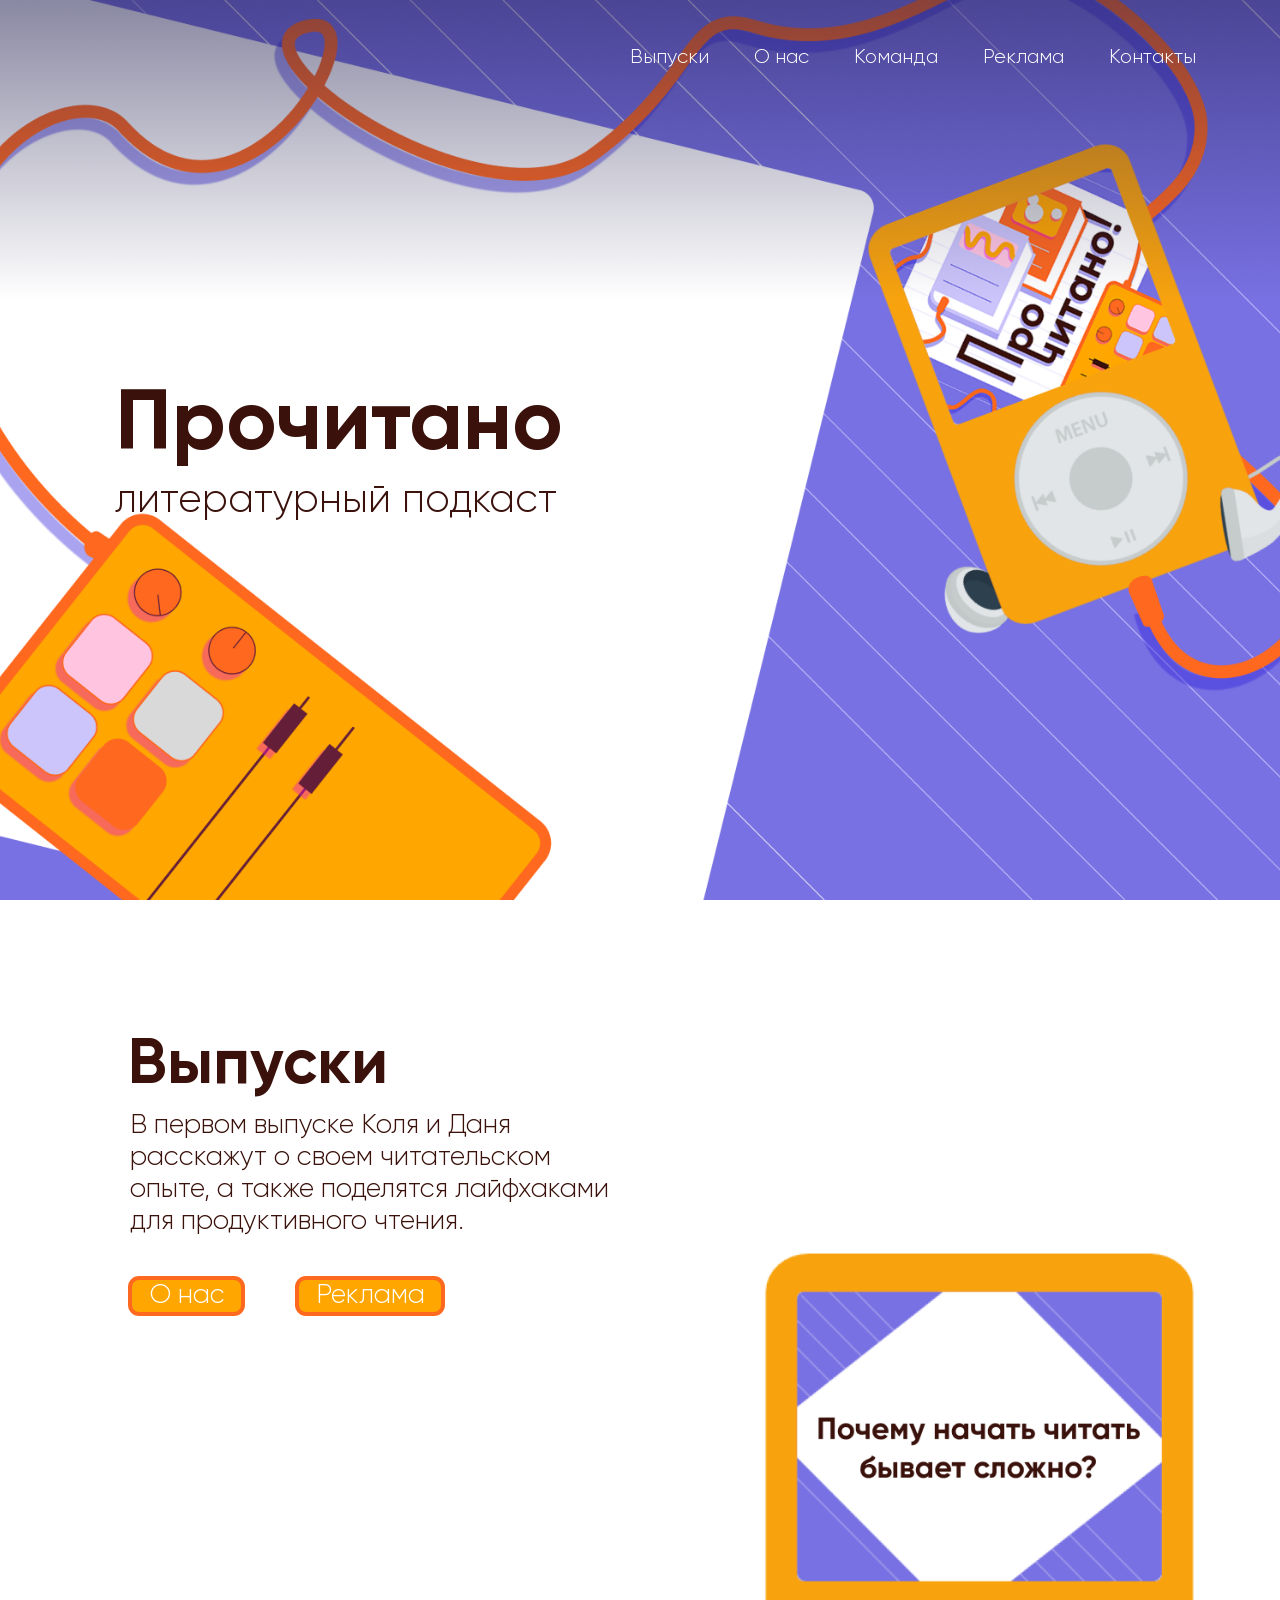
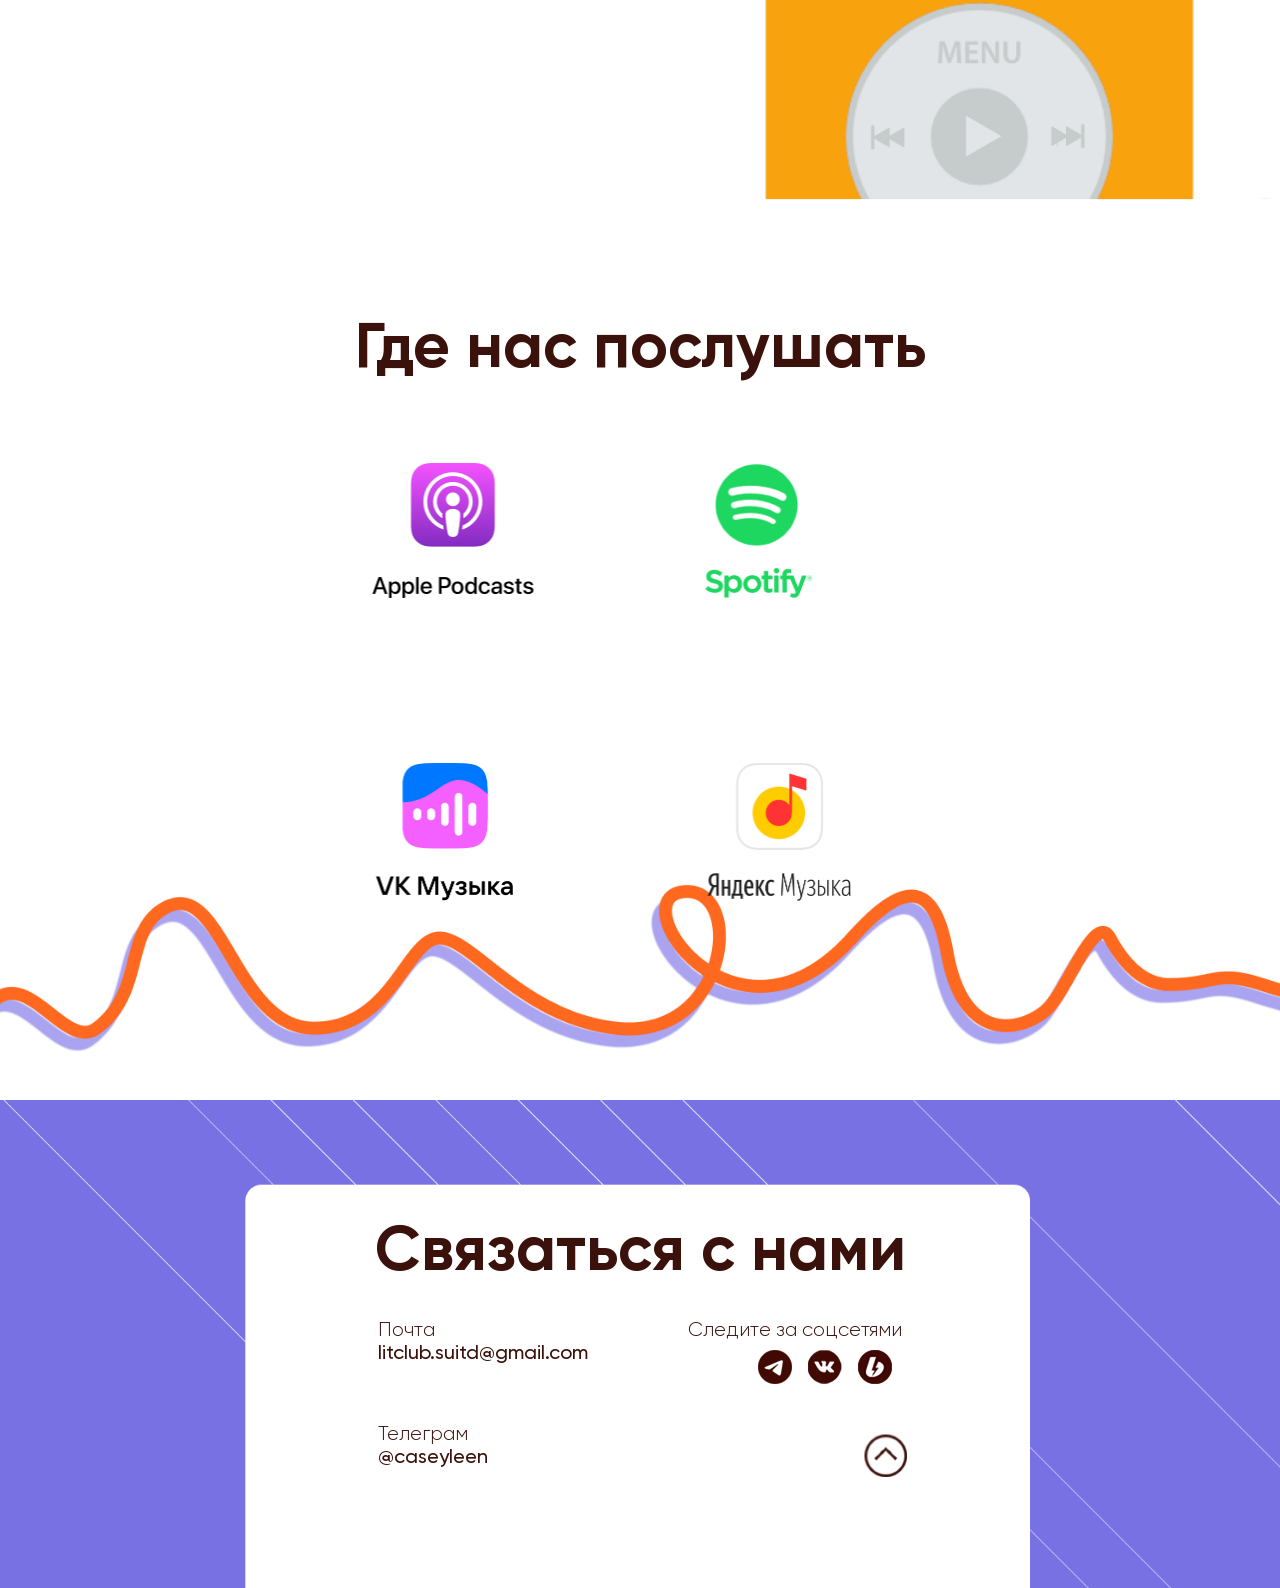
<file: index.html>
<!DOCTYPE html>
<html lang="ru">
<head>
    <meta charset="UTF-8">
    <link rel="stylesheet" href="main.css">
    <link rel="stylesheet" href="episodes.css">
    <link rel="stylesheet" href="listen.css">
    <link rel="stylesheet" href="contacts.css">
    <title>Главная</title>
    <link rel="icon" type="image/png" href="img/icon_book.png"/>
</head>

<body>
    <div class="header">
        <nav class="nav">
            <a class="nav_link" href="#episodes">Выпуски</a>
            <a class="nav_link" href="about.html#about">О нас</a>
            <a class="nav_link" href="about.html#team">Команда</a>
            <a class="nav_link" href="form.html#piar">Реклама</a>
            <a class="nav_link" href="#contacts">Контакты</a>
        </nav>
    </div>

    <section id="main" class="intro">
        <div class="container">
            <div class="text1">
                <h1 class="intro_title">Прочитано</h1>
                <h2 class="intro_sub">литературный подкаст</h2>
            </div>
        </section>

    <section id="episodes" class="episodes">
        <div class="container">
            <div class="text2">
                <h1 class="episode_title">Выпуски</h1>
                <p class="episode_sub">В первом выпуске Коля
                    и Даня расскажут о своем читательском опыте, а также поделятся лайфхаками
                    для продуктивного чтения.</p>
            </div>
            <div class="cell">
                <div class="botton_ep1">
                    <div class="botton1" onclick="location.href='about.html#about'">
                        <p>О нас</p>
                    </div>
                </div>
                <div class="botton_ep2">
                    <div class="botton1" onclick="location.href='form.html#piar'">
                        <p>Реклама</p>
                    </div>
                </div>
            </div>
        </div>
    </section>

    <section class="listen">
        <div class="container">
            <div class="text3">
                <h1 class="listen_title">Где нас послушать</h1>
            </div>
            <div class="listen_platforms">
                <div class="platforms">
                    <div class="pltcell"><div class="plt" onclick="window.open('https://podcasts.apple.com/us/podcast/прочитано/id1665741397')">
                        <img src="img/apple.png">
                    </div>
                    <div class="plt" onclick="window.open('https://open.spotify.com/show/0wlPPMnpsNgOB7OHE6zT6f')">
                        <img src="img/spotify.png">
                    </div></div>
                    <div class="pltcell"><div class="plt" onclick="window.open('https://vk.com/podcasts-212424997')">
                        <img src="img/vk.png">
                    </div>
                    <div class="plt" onclick="window.open('https://music.yandex.ru/album/24674645')">
                        <img src="img/yandex.png">
                    </div></div>
                    
                </div>
            </div>
        </div>
    </section>

    <section id="contacts" class="contacts">
        <div class="container">
            <div class="text4">
                <h1 class="contacts_title">Связаться с нами</h1>
            </div>
            <div class="contacts_text">
                <div class="contacts_main">
                    <div class="contacts_mail">
                        <p class="contacts_sup">Почта</p>
                        <h3 class="contacts_sub">litclub.suitd@gmail.com</h3>
                    </div>
                    <div class="contacts_sm">
                        <p class="contacts_sup">Следите за соцсетями</p>
                        <div class="contacts_social">
                            <div class="links">
                                <div class="btn" onclick="window.open('https://t.me/+bbXNbvJ90yo5MGQy')">
                                    <img src="img/tg.png">
                                </div>
                                <div class="btn" onclick="window.open('https://vk.com/litclubthebestclub')">
                                    <img src="img/vkk.png">
                                </div>
                                <div class="btn" onclick="window.open('https://boosty.to/litclub')">
                                    <img src="img/boo.png">
                                </div>
                            </div>
                        </div>
                    </div>
                </div>
                <div class="contacts_sec">
                    <div class="contacts_tg">
                        <p class="contacts_sup">Телеграм</p>
                        <h3 class="contacts_sub">@caseyleen</h3>
                    </div>
                    <div class="contacts_tg">
                        <div class="btn2" onclick="location.href='#main'">
                            <img src="img/up.png">
                        </div>
                    </div>
                </div>
            </div>
        </div>
    </section>

</body>
</html>
</file>
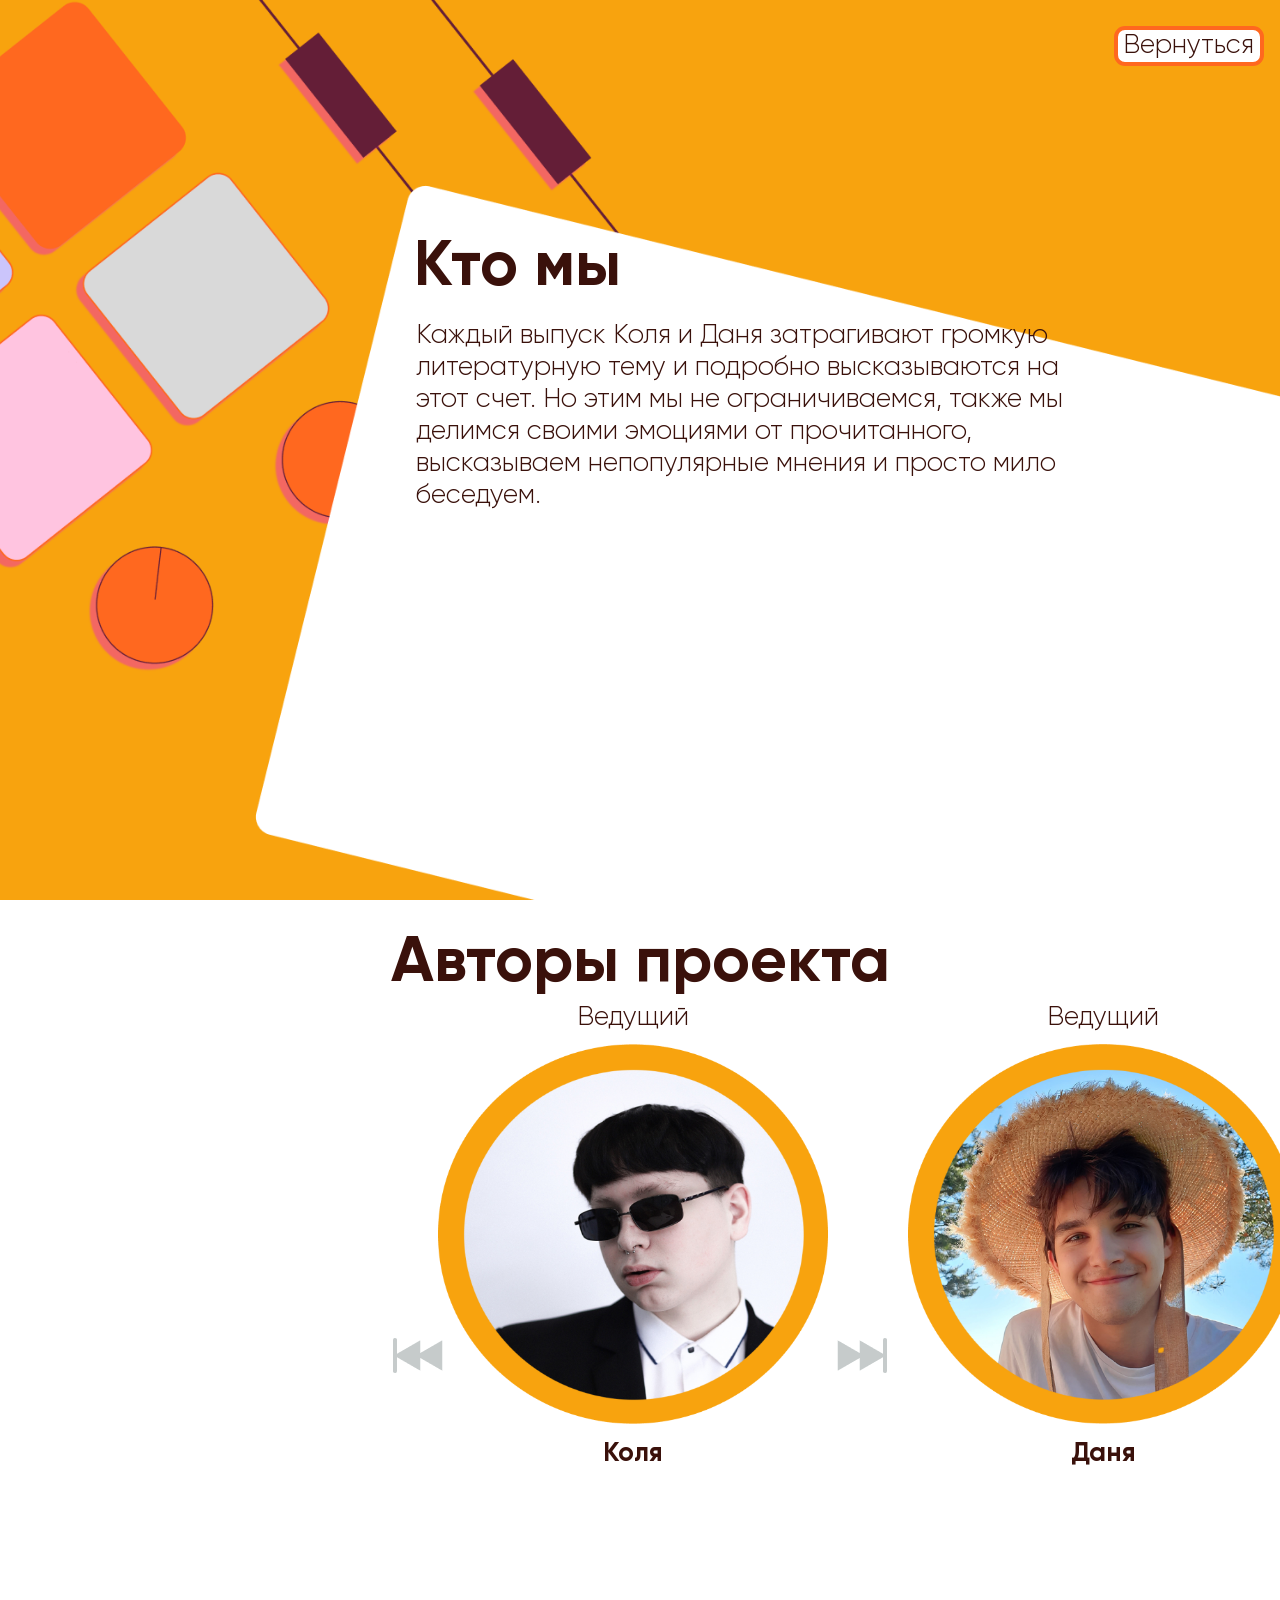
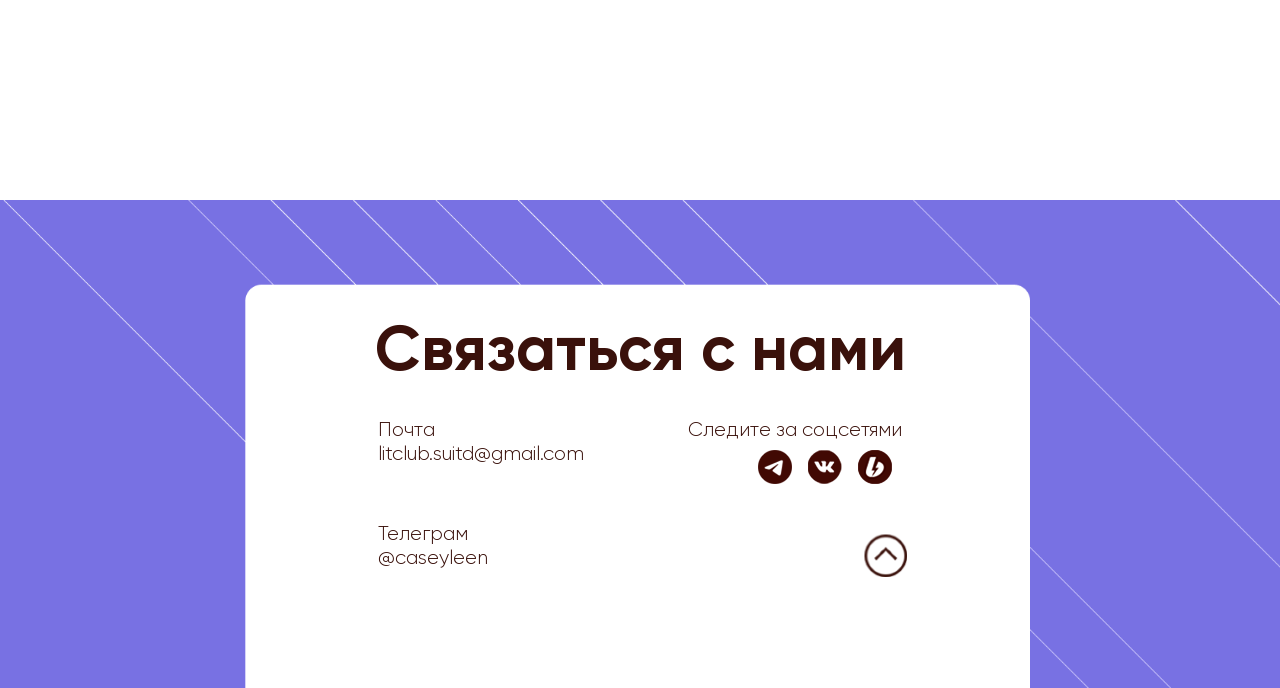
<file: about.html>
<!DOCTYPE html>
<html lang="en">
<head>
    <meta charset="UTF-8">
    <link rel="stylesheet" href="about_main.css">
    <link rel="stylesheet" href="contacts.css">
    <title>О нас</title>
    <link rel="icon" type="image/png" href="img/icon_book.png"/>
</head>
<body>
    <section id="about" class="intro">
        <div class="container1">
            <div class="botton_back">
                <div class="botton1" onclick="location.href='index.html#main'">
                    <p>Вернуться</p>
                </div>
            </div>
            <div class="text1">
                <h1 class="intro_title">Кто мы</h1>
                <p class="intro_sub">Каждый выпуск Коля и Даня затрагивают громкую литературную тему и подробно высказываются на этот счет.
                    Но этим мы не ограничиваемся, также мы делимся своими эмоциями от прочитанного, высказываем непопулярные мнения и просто мило беседуем.</p>
            </div>
    </section>

    <section id="team" class="team">
        <div class="container2">
            <div class="text2">
                <h1 class="team_title">Авторы проекта</h1>
                <div class="members">
                    <div class="pLine pLineJS">
                        <div class="mem">
                            <h2 class="title_mem">Ведущий</h2>
                            <img src="img/kol.png">
                            <h1 class="title_mem">Коля</h1>
                        </div>
                        <div class="mem">
                            <h2 class="title_mem">Ведущий</h2>
                            <img src="img/dan.png">
                            <h1 class="title_mem">Даня</h1>
                        </div>
                        <div class="mem">
                            <h2 class="title_mem">Продюсер</h2>
                            <img src="img/kat.png">
                            <h1 class="title_mem">Катя</h1>
                        </div>
                        <div class="mem">
                            <h2 class="title_mem">Монтажёр</h2>
                            <img src="img/ser.png">
                            <h1 class="title_mem">Серёжа</h1>
                        </div>
                        <div class="mem">
                            <h2 class="title_mem">Дизайнер</h2>
                            <img src="img/ar.png">
                            <h1 class="title_mem">Арина</h1>
                        </div>
                    </div>
                </div>
                <button class="bRight bRightJS"><img src="img/prev.png"></button>
                <button class="bLeft bLeftJS"><img src="img/next.png"></button>
                <script src="about.js"></script>
            </div>
        </div>
    </section>

    <section id="contacts" class="contacts">
        <div class="container">
            <div class="text4">
                <h1 class="contacts_title">Связаться с нами</h1>
            </div>
            <div class="contacts_text">
                <div class="contacts_main">
                    <div class="contacts_mail">
                        <p class="contacts_sup">Почта</p>
                        <h2 class="contacts_sub">litclub.suitd@gmail.com</h2>
                    </div>
                    <div class="contacts_sm">
                        <p class="contacts_sup">Следите за соцсетями</p>
                        <div class="contacts_social">
                            <div class="links">
                                <div class="btn" onclick="window.open('https://t.me/+bbXNbvJ90yo5MGQy')">
                                    <img src="img/tg.png">
                                </div>
                                <div class="btn" onclick="window.open('https://vk.com/litclubthebestclub')">
                                    <img src="img/vkk.png">
                                </div>
                                <div class="btn" onclick="window.open('https://boosty.to/litclub')">
                                    <img src="img/boo.png">
                                </div>
                            </div>
                        </div>
                    </div>
                </div>
                <div class="contacts_sec">
                    <div class="contacts_tg">
                        <p class="contacts_sup">Телеграм</p>
                        <h2 class="contacts_sub">@caseyleen</h2>
                    </div>
                    <div class="contacts_tg">
                        <div class="btn2" onclick="location.href='#about'">
                            <img src="img/up.png">
                        </div>
                    </div>
                </div>
            </div>
        </div>
    </section>
</body>
</html>
</file>
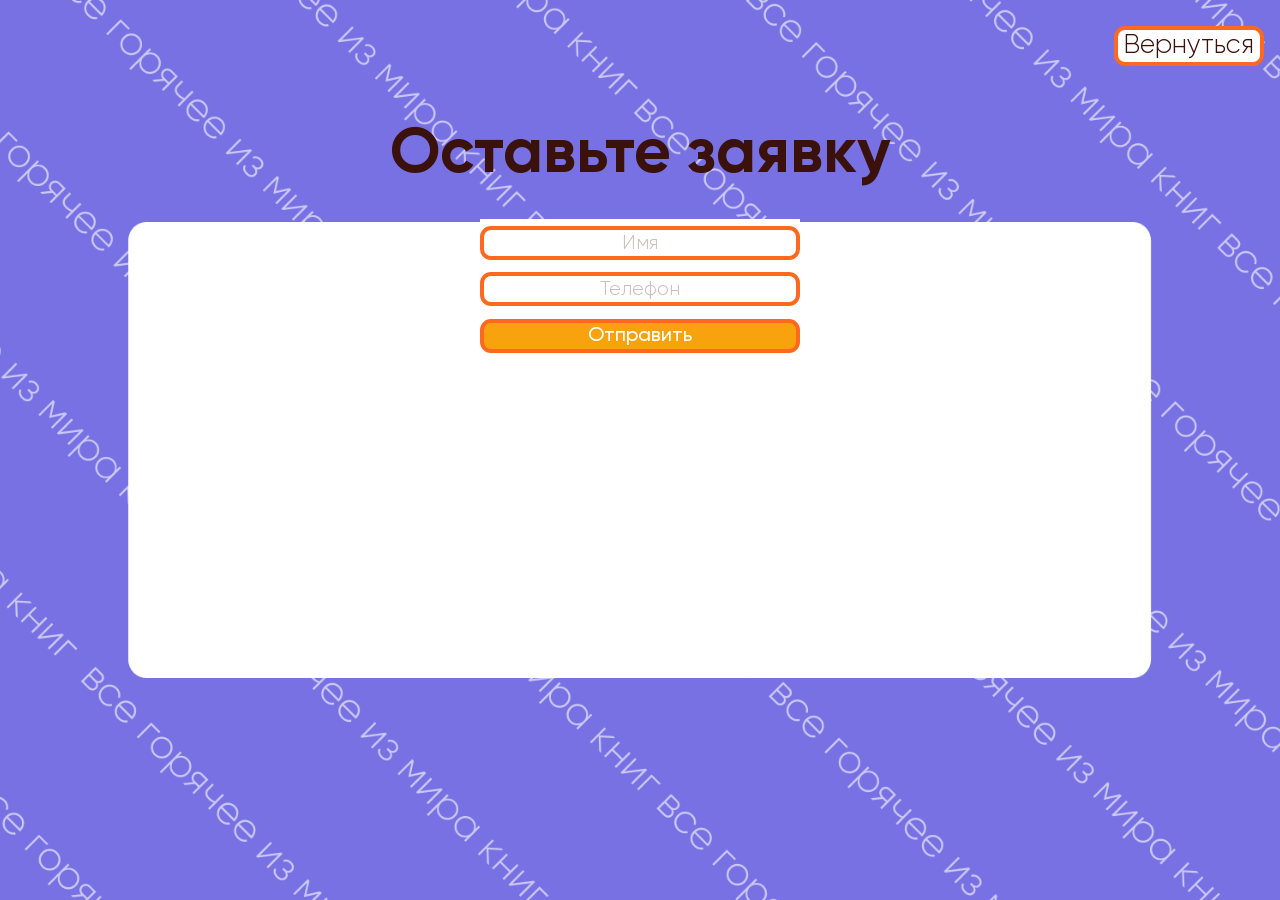
<file: form.html>
<!DOCTYPE html>
<html lang="en">
<head>
    <meta charset="UTF-8">
    <link rel="stylesheet" href="form_style.css">
    <title>Заявка</title>
    <link rel="icon" type="image/png" href="img/icon_book.png"/>
</head>
<body>
    <section id="piar" class="intro">
        <div class="container1">
            <div class="botton_back">
                <div class="botton1" onclick="location.href='index.html#main'">
                    <p>Вернуться</p>
                </div>
            </div>
            <div class="text1">
                <h1 class="intro_title">Оставьте заявку</h1>
                <form action="" method="get">
                    <input type="text" placeholder="Имя"></input>
                    <input type="phone" placeholder="Телефон"></input>
                    <button type="submit" onclick="alert('Спасибо, ваша заявка отправлена')">Отправить</button>
                </form>
            </div>
        </div>

    </section>
</body>
</html>
</file>
<file: main.css>
body{
    margin: 0;
    font-size: 15px;
    line-height: 1.2;
    color: #3A110B;
}

@font-face {
    font-family: 'Gilroy';

    font-weight: 300;
    font-style: normal;
    src: local('Gilroy Light'), local('Gilroy-Light'),
    url('fonts/Gilroy-Light.woff2') format('woff2'),
    url('fonts/Gilroy-Light.woff') format('woff'),
    url('fonts/Gilroy-Light.ttf') format('truetype');
}
@font-face {
    font-family: 'Gilroy';
    font-weight: 500;
    font-style: normal;
    src: local('Gilroy Medium'), local('Gilroy-Medium'),
    url('fonts/Gilroy-Medium.woff2') format('woff2'),
    url('fonts/Gilroy-Medium.woff') format('woff'),
    url('fonts/Gilroy-Medium.ttf') format('truetype');
}
@font-face {
    font-family: 'Gilroy';

    font-weight: 700;
    font-style: normal;
    src: local('Gilroy Bold'), local('Gilroy-Bold'),
    url('fonts/Gilroy-Bold.woff2') format('woff2'),
    url('fonts/Gilroy-Bold.woff') format('woff'),
    url('fonts/Gilroy-Bold.ttf') format('truetype');

}

*,
*:before,
*:after {
    box-sizing: border-box;
}

h1,h2{
    margin: 0;
}

h1{
    font-family: 'Gilroy';
    font-weight: 700;
}
h2, p{
    font-family: 'Gilroy';
    font-weight: 300;
}

h3{
    font-family: 'Gilroy';
    font-weight: 500;
}
.intro{
    display: flex;
    flex-direction: column;
    justify-content: center;
    width: 100%;
    height: 100vh;

    background: url("img/main_back.png") top no-repeat;
    background-size: cover;
}
.container{
    width: 100%;
    margin: 0 auto;
}

.header{
    width: 100%;
    position: absolute;
    top: 5%;
    right: 5%;
    display: flex;
    justify-content: flex-end;
}

.nav{
    font-family: 'Gilroy';
    font-weight: 300;
    font-size: 20px;
}

.nav_link{
    display: inline-block;
    vertical-align: top;
    margin: 0 20px;

    color: #FFFFFF;
    text-decoration: none;

    transition: all 0.5s ease 0s;
}

.nav_link:hover{
    color: #3A110B;
}

.text1{
    width: 100%;
    max-width: 682px;
    margin-left: 9%;
}
.intro_title{
    font-size: 64pt;
}

.intro_sub{
    font-size: 30pt;
}
</file>
<file: episodes.css>
body{
    margin: 0;
    font-size: 15px;
    line-height: 1.2;
    color: #3A110B;
}

*,
*:before,
*:after {
    box-sizing: border-box;
}

h1,h2,p{
    margin: 0;
}

.episodes{
    display: flex;
    flex-direction: column;
    justify-content: top;
    width: 100%;
    height: 100vh;

    background: url("img/episodes.png") bottom no-repeat;
    background-size: cover;
}


.text2{
    width: 100%;
    max-width: 500px;
    margin-left: 10%;
    margin-top: 10%;
}
.episode_title{
    font-size: 48pt;
    margin-bottom: 1%;
}

.episode_sub{
    margin-left: 2px;
    font-size: 20pt;
}

.cell{
    width: 100%;
    margin-left: 10%;
    max-width: 500px;
    margin-top: 3%;
    display: flex;
    justify-content: flex-start;
}

.botton_ep1{
    width: 100%;
    max-width: 117px;
    margin-right: 10%;
    text-align: center;
}

.botton_ep2{
    width: 100%;
    max-width: 150px;
    margin-right: 10%;
    text-align: center;
}
.botton1{
    transition: all 0.5s ease 0s;
    background-color: #FFA600;
    cursor: pointer;

    border: 4px solid #ff681f;
    border-radius: 11px;
}

.botton1 p{
    font-size: 20pt;
    text-align: center;
    color: #FFF;
    user-select: none;
}

.botton1:hover{
    background-color: #fff;
}

.botton1 p:hover{
    color: #3A110B;
}
</file>
<file: listen.css>
body{
    margin: 0;
    font-size: 15px;
    line-height: 1.2;
    color: #3A110B;
}

*,
*:before,
*:after {
    box-sizing: border-box;
}

h1,h2{
    margin: 0;
}

.listen{
    display: flex;
    flex-direction: column;
    justify-content: center;
    width: 100%;
    height: 100vh;

    background: url("img/listen.png") bottom no-repeat;
    background-size: cover;
}

.text3{
    width: 100%;
}

.listen_title{
    font-size: 48pt;
    text-align: center;
}

.listen_platforms{
    width: 90%;
    margin: 0 auto;
    display: flex;
    flex-direction: column;
    justify-content: center;
}

.platforms{
    max-width: 90%;
    display: flex;
    flex-wrap: wrap;
    justify-content: space-around;
    margin: 0 auto;
}

.pltcell{
    width: 700px;
    display: flex;
}

.plt{
    height: 300px;
    width: 330px;
    user-select: none;
    cursor: pointer;

    transform: scale(0.5);
    transition: all 0.5s ease 0s;
}

.plt:hover{
    transform: scale(0.65 );
}
</file>
<file: contacts.css>
body{
    margin: 0;
    font-size: 15px;
    line-height: 1.2;
    color: #3A110B;
}

*,
*:before,
*:after {
    box-sizing: border-box;
}

h1,h2,h3{
    margin: 0;
}

.contacts{
    display: flex;
    flex-direction: column;
    justify-content: center;
    width: 100%;
    height: 100%;

    background: url("img/contacts.png") top no-repeat;
    background-size: cover;
}

.text4{
    width: 100%;
    margin-top: 9%;
}

.contacts_title{
    font-size: 48pt;
    text-align: center;
}

.contacts_text{
    width: 41%;
    margin-bottom: 9%;
    margin-left: 29.5%;
}

.contacts_main{
    margin-top: 5%;
    display: flex;
    justify-content: space-between;
}
.contacts_sup{
    position: relative;
    font-size: 20px;
    text-align: left;


    vertical-align: top;
}

.contacts_sub{
    font-size: 20px;
    text-align: left;
    vertical-align: top;
}

.contacts_sec{
    margin-top: 5%;
    display: flex;
    justify-content: space-between;
}

.links{
    display: flex;
    justify-content: space-around;
}

.contacts_social{
    width: 10px;
    margin-left: 29%;
}
.btn{
    user-select: none;
    cursor: pointer;

}

.btn2{
    height: 50px;
    width: 50px;
    user-select: none;
    cursor: pointer;

    transform: scale(0.5);
    transition: all 0.5s ease 0s;
}

.btn2:hover{
    transform: scale(0.65);
}
</file>
<file: about_main.css>
body{
    margin: 0;
    font-size: 15px;
    line-height: 1.2;
    color: #3A110B;
}

@font-face {
    font-family: 'Gilroy';

    font-weight: 300;
    font-style: normal;
    src: local('Gilroy Light'), local('Gilroy-Light'),
    url('fonts/Gilroy-Light.woff2') format('woff2'),
    url('fonts/Gilroy-Light.woff') format('woff'),
    url('fonts/Gilroy-Light.ttf') format('truetype');
}
@font-face {
    font-family: 'Gilroy';
    font-weight: 500;
    font-style: normal;
    src: local('Gilroy Medium'), local('Gilroy-Medium'),
    url('fonts/Gilroy-Medium.woff2') format('woff2'),
    url('fonts/Gilroy-Medium.woff') format('woff'),
    url('fonts/Gilroy-Medium.ttf') format('truetype');
}
@font-face {
    font-family: 'Gilroy';

    font-weight: 700;
    font-style: normal;
    src: local('Gilroy Bold'), local('Gilroy-Bold'),
    url('fonts/Gilroy-Bold.woff2') format('woff2'),
    url('fonts/Gilroy-Bold.woff') format('woff'),
    url('fonts/Gilroy-Bold.ttf') format('truetype');

}

*,
*:before,
*:after {
    box-sizing: border-box;
}

h1,h2,p{
    margin: 0;
}

h1{
    font-family: 'Gilroy';
    font-weight: 700;
}
h2, p{
    font-family: 'Gilroy';
    font-weight: 300;
}

h3{
    font-family: 'Gilroy';
    font-weight: 500;
}

.intro{
    display: flex;
    flex-direction: column;
    justify-content: top;
    width: 100%;
    height: 100vh;

    background: url("img/about_main.png") center no-repeat;
    background-size: cover;
}
.container1{
    position: absolute;
    width: 100%;
    margin: 0 auto;
}

.botton_back{
    width: 100%;
    max-width: 150px;
    margin-top: 2%;
    margin-left: 87%;
    text-align: center;

}

.botton1{
    transition: all 0.5s ease 0s;
    background-color: #fff;
    cursor: pointer;

    border: 4px solid #ff681f;
    border-radius: 11px;
}

.botton1 p{
    font-size: 20pt;
    text-align: center;
    user-select: none;
}

.botton1:hover{
    background-color: #FFA600;
}

.botton1 p:hover{
    color: #fff;
}

.text1{
    width: 100%;
    max-width: 682px;
    margin-top: 10%;
    position: absolute;
    margin: auto;
    left: 230px; right:0; bottom:0; top:230px;

}
.intro_title{
    font-size: 48pt;
    margin-bottom: 2%;
}

.intro_sub{
    margin-left: 2px;
    font-size: 20pt;
}


.team{
    display: flex;
    flex-direction: column;
    justify-content: top;
    width: 100%;
    height: 100vh;

    background-color: #fff;
    background-size: cover;
}

.container2{
    overflow: hidden;
    width: 100%;
    max-width: 1581px;
    margin: 0 auto;
    position: absolute;
}

.text2{
    width: 100%;
    margin-top: 2%;
    bottom: 0;
    text-align: center;
}

.team_title{
    font-size: 48pt;
    margin-bottom: 0%;
}

.members{
    display: flex;
    flex-direction: column;
    justify-content: top;
    height: 550px;
    margin-left: 31.1%;
}

.pLine{
    transition: left 1.5s ease 0s;
    position: relative;
    left: 0px;
    display: flex;
}

.title_mem{
    font-size: 20pt;
}


.mem img{
    margin-left: 40px;
    margin-right: 40px;
    padding: 10px 0;
    width: 390px;
    height: 400px;

}

.bLeft{
    position: absolute;
    top: 70%;
    left: 67%;
    transform: translate(-50%, -50%);
    cursor: pointer;


    background-color: #ffffff00;
    border: 0px solid #ffffff00;
    
}
.bRight{
    position: absolute;
    top: 70%;
    left: 33%;
    transform: translate(-50%, -50%);
    cursor: pointer;

    background-color: #ffffff00;
    border: 0px solid #ffffff00;
}
</file>
<file: form_style.css>
body{
    margin: 0;
    font-size: 15px;
    line-height: 1.2;
    color: #3A110B;
}

@font-face {
    font-family: 'Gilroy';

    font-weight: 300;
    font-style: normal;
    src: local('Gilroy Light'), local('Gilroy-Light'),
    url('fonts/Gilroy-Light.woff2') format('woff2'),
    url('fonts/Gilroy-Light.woff') format('woff'),
    url('fonts/Gilroy-Light.ttf') format('truetype');
}
@font-face {
    font-family: 'Gilroy';
    font-weight: 500;
    font-style: normal;
    src: local('Gilroy Medium'), local('Gilroy-Medium'),
    url('fonts/Gilroy-Medium.woff2') format('woff2'),
    url('fonts/Gilroy-Medium.woff') format('woff'),
    url('fonts/Gilroy-Medium.ttf') format('truetype');
}
@font-face {
    font-family: 'Gilroy';

    font-weight: 700;
    font-style: normal;
    src: local('Gilroy Bold'), local('Gilroy-Bold'),
    url('fonts/Gilroy-Bold.woff2') format('woff2'),
    url('fonts/Gilroy-Bold.woff') format('woff'),
    url('fonts/Gilroy-Bold.ttf') format('truetype');

}

*,
*:before,
*:after {
    box-sizing: border-box;
}

h1,h2,p{
    margin: 0;
}

h1{
    font-family: 'Gilroy';
    font-weight: 700;
}
h2, p{
    font-family: 'Gilroy';
    font-weight: 300;
}

h3{
    font-family: 'Gilroy';
    font-weight: 500;
}

.intro{
    display: flex;
    flex-direction: column;
    justify-content: top;
    width: 100%;
    height: 100vh;

    background: url("img/form_back.png") center no-repeat;
    background-size: cover;
}

.container1{
    position: absolute;
    width: 100%;
    margin: 0 auto;
}

.botton_back{
    width: 100%;
    max-width: 150px;
    margin-top: 2%;
    margin-left: 87%;
    text-align: center;
}

.botton1{
    transition: all 0.5s ease 0s;
    background-color: #fff;
    cursor: pointer;

    border: 4px solid #ff681f;
    border-radius: 11px;
}

.botton1 p{
    font-size: 20pt;
    text-align: center;
    user-select: none;
}

.botton1:hover{
    background-color: #FFA600;
}

.botton1 p:hover{
    color: #fff;
}

.text1{
    width: 100%;
    margin-top: 4%;
}
.intro_title{
    font-size: 48pt;
    margin-bottom: 2%;
    text-align: center;
}
.text1 form{
    display: flex;
    flex-direction: column;
    justify-content: top;
    background-color: #fff;
    cursor: text;
    width: 25%;
    height: 250px;
    position: relative;
    left:50%;
    transform: translateX(-50%);
    
}

.text1 form input{
    text-align: center;
    border: 4px solid #ff681f;
    border-radius: 11px;
    color: rgba(58, 17, 11);
    font-family: 'Gilroy';
    font-weight: 300;
    font-size: 15pt;

    margin-top: 2%;
    margin-bottom: 2%;
}

::placeholder{
    color: rgba(58, 17, 11, 0.28);
    font-family: 'Gilroy';
    font-weight: 300;
}

.text1 form button{
    border: 4px solid #ff681f;
    border-radius: 11px;
    background-color: #F8A30E;
    color: #fff;
    font-family: 'Gilroy';
    font-weight: 500;
    font-size: 15pt;

    margin-top: 2%;
}
</file>
